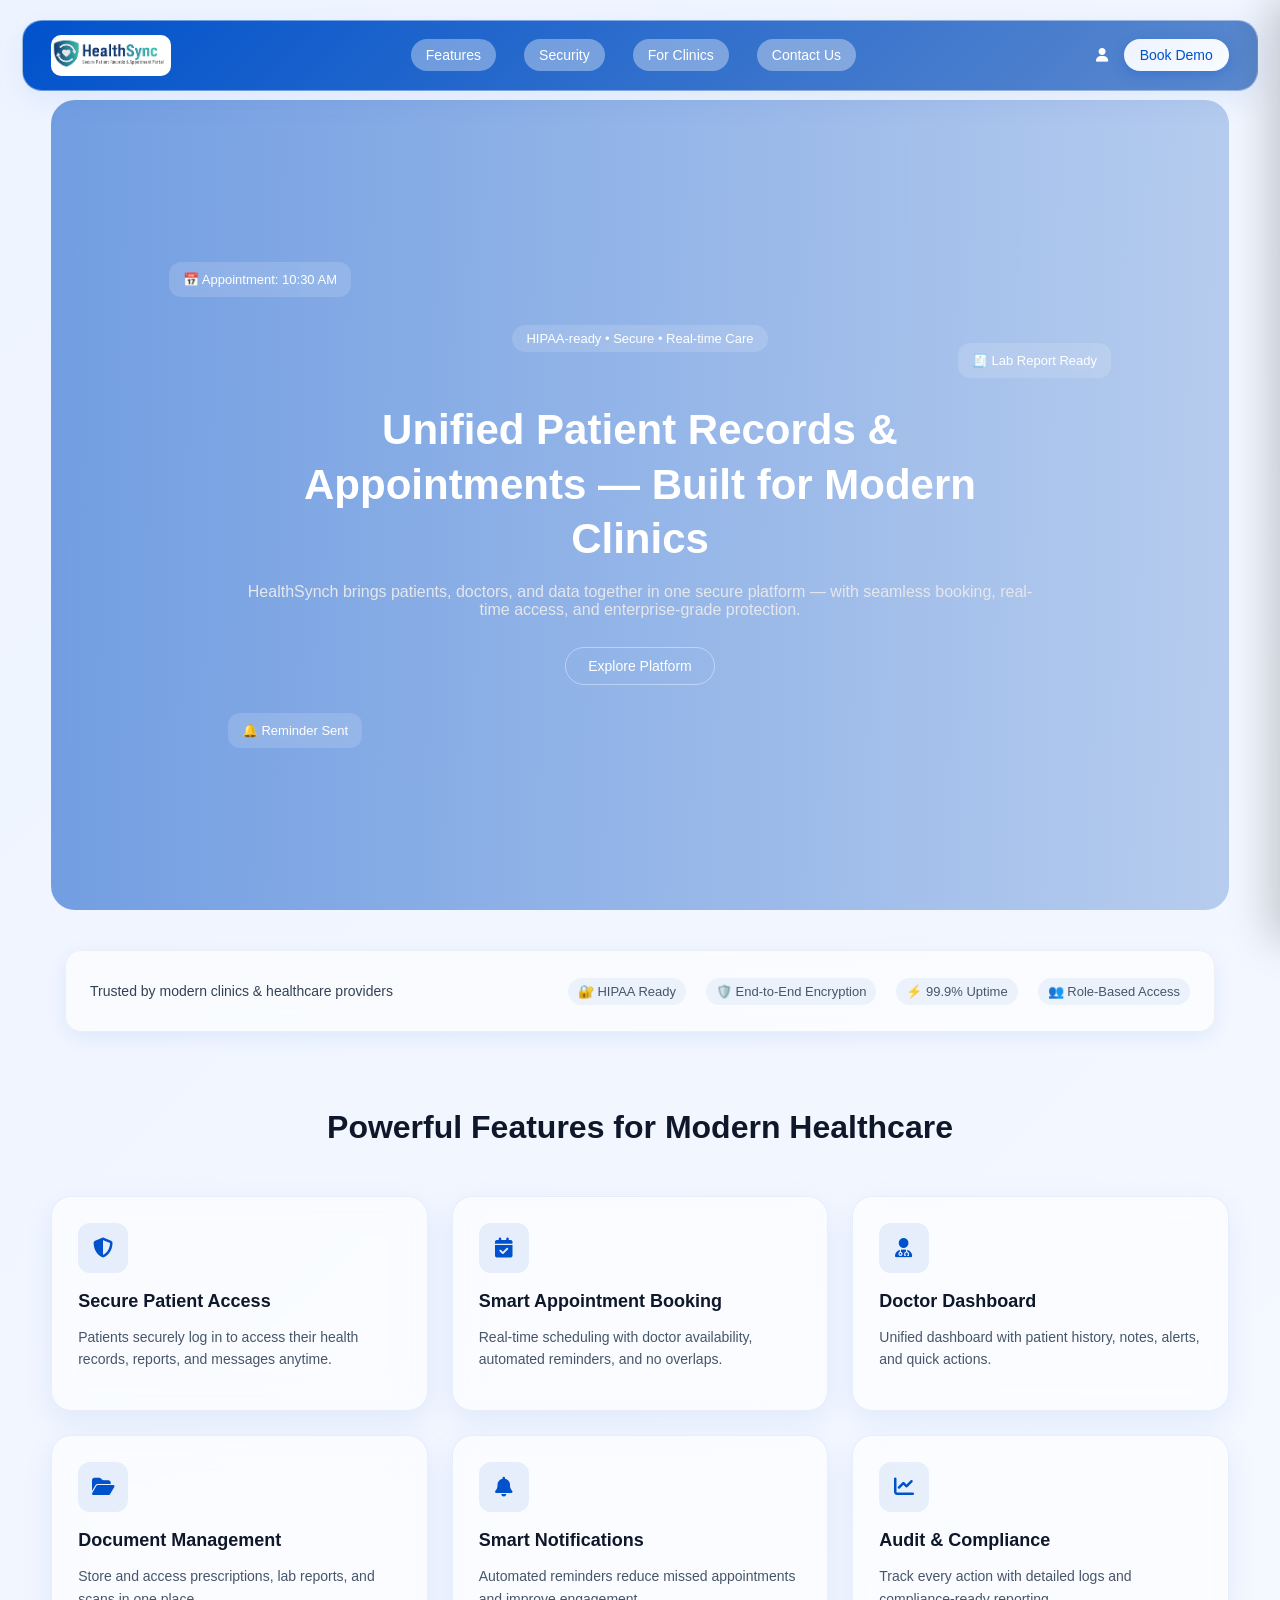
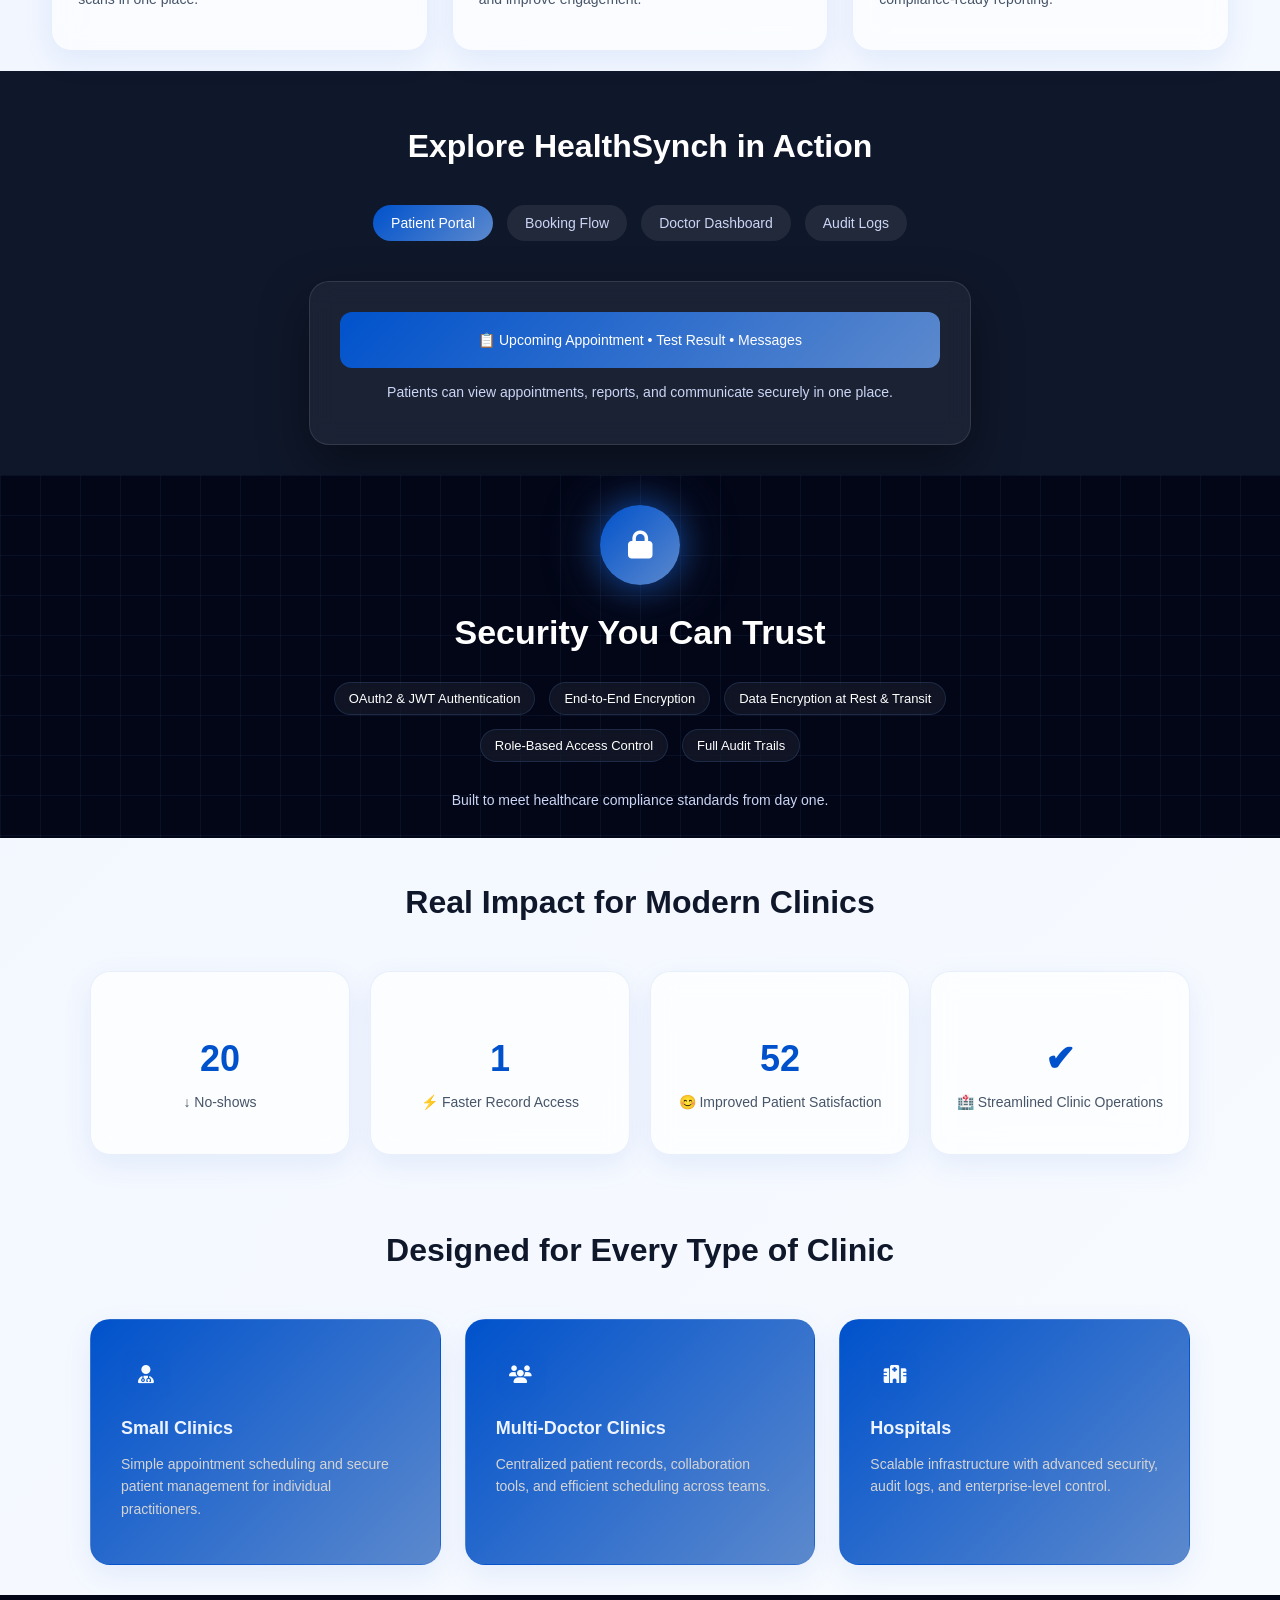
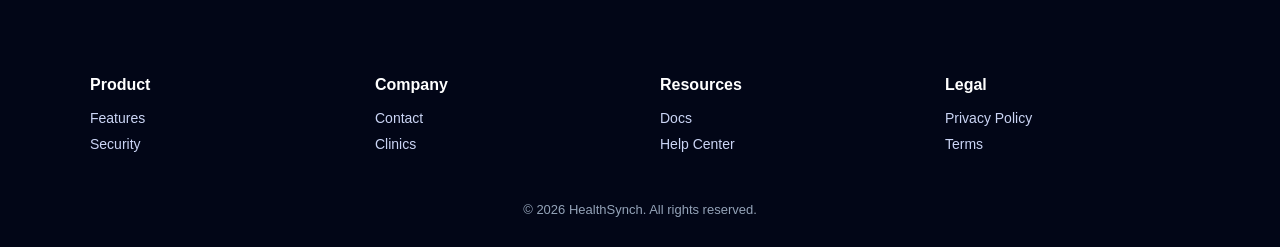
<file: index.html>
<!DOCTYPE html>
<html lang="en">

<head>
    <meta charset="UTF-8">
    <meta name="viewport" content="width=device-width, initial-scale=1.0">
    <title>HealthSynch</title>
    <link rel="stylesheet" href="style.css">
    <link rel="stylesheet" href="https://cdnjs.cloudflare.com/ajax/libs/font-awesome/6.5.0/css/all.min.css">
    <script src="https://cdnjs.cloudflare.com/ajax/libs/jquery/3.6.0/jquery.min.js"></script>
</head>

<body>
    <header class="header">
        <div class="nav-container">

            <!-- Logo -->
            <div class="logo"><a href="/"><img src="images/HealthSynch.png" alt=""></a></div>

            <!-- Nav Links -->
            <nav class="nav-links" id="navLinks">
                <a href="#features">Features</a>
                <a href="#security">Security</a>
                <a href="#clinics">For Clinics</a>
                <a href="contact.html">Contact Us</a>
            </nav>

            <!-- Right Actions -->
            <div class="nav-actions">
                <a href="login.html" class="login"><i class="fa-solid fa-user"></i></a>
                <a href="javascript:void(0)" class="btn" id="openDemo">Book Demo</a>
            </div>

            <!-- Hamburger -->
            <div class="menu-toggle" id="menuToggle">
                <span></span>
                <span></span>
                <span></span>
            </div>

        </div>
    </header>
    <section class="hero">
        <div class="hero-overlay"></div>

        <!-- Floating UI Cards -->
        <div class="floating-card card-1">📅 Appointment: 10:30 AM</div>
        <div class="floating-card card-2">🧾 Lab Report Ready</div>
        <div class="floating-card card-3">🔔 Reminder Sent</div>

        <div class="hero-content">

            <span class="tagline">
                HIPAA-ready • Secure • Real-time Care
            </span>

            <h1>
                Unified Patient Records & Appointments — Built for Modern Clinics
            </h1>

            <p>
                HealthSynch brings patients, doctors, and data together in one secure platform —
                with seamless booking, real-time access, and enterprise-grade protection.
            </p>

            <div class="hero-actions">
                <a href="login.html" class="btn-secondary">Explore Platform</a>
            </div>

        </div>
    </section>
    <section class="trust-strip">
        <div class="trust-container">

            <p class="trust-text">
                Trusted by modern clinics & healthcare providers
            </p>

            <div class="trust-items">
                <span>🔐 HIPAA Ready</span>
                <span>🛡️ End-to-End Encryption</span>
                <span>⚡ 99.9% Uptime</span>
                <span>👥 Role-Based Access</span>
            </div>

        </div>
    </section>
    <section class="features" id="features">
        <div class="features-container">

            <h2>Powerful Features for Modern Healthcare</h2>

            <div class="features-grid">

                <div class="feature-card">
                    <div class="icon"><i class="fa-solid fa-shield-halved"></i></div>
                    <h3>Secure Patient Access</h3>
                    <p>Patients securely log in to access their health records, reports, and messages anytime.</p>
                </div>

                <div class="feature-card">
                    <div class="icon"><i class="fa-solid fa-calendar-check"></i></div>
                    <h3>Smart Appointment Booking</h3>
                    <p>Real-time scheduling with doctor availability, automated reminders, and no overlaps.</p>
                </div>

                <div class="feature-card">
                    <div class="icon"><i class="fa-solid fa-user-doctor"></i></div>
                    <h3>Doctor Dashboard</h3>
                    <p>Unified dashboard with patient history, notes, alerts, and quick actions.</p>
                </div>

                <div class="feature-card">
                    <div class="icon"><i class="fa-solid fa-folder-open"></i></div>
                    <h3>Document Management</h3>
                    <p>Store and access prescriptions, lab reports, and scans in one place.</p>
                </div>

                <div class="feature-card">
                    <div class="icon"><i class="fa-solid fa-bell"></i></div>
                    <h3>Smart Notifications</h3>
                    <p>Automated reminders reduce missed appointments and improve engagement.</p>
                </div>

                <div class="feature-card">
                    <div class="icon"><i class="fa-solid fa-chart-line"></i></div>
                    <h3>Audit & Compliance</h3>
                    <p>Track every action with detailed logs and compliance-ready reporting.</p>
                </div>

            </div>

        </div>
    </section>
    <section class="product-preview">
        <div class="preview-container">

            <h2>Explore HealthSynch in Action</h2>

            <!-- Tabs -->
            <div class="tabs">
                <button class="tab active" data-tab="portal">Patient Portal</button>
                <button class="tab" data-tab="booking">Booking Flow</button>
                <button class="tab" data-tab="dashboard">Doctor Dashboard</button>
                <button class="tab" data-tab="audit">Audit Logs</button>
            </div>

            <!-- Content -->
            <div class="tab-content active" id="portal">
                <div class="preview-card">
                    <div class="mock-ui">📋 Upcoming Appointment • Test Result • Messages</div>
                    <p>Patients can view appointments, reports, and communicate securely in one place.</p>
                </div>
            </div>

            <div class="tab-content" id="booking">
                <div class="preview-card">
                    <div class="mock-ui">📅 Calendar • Doctor List • Time Slots</div>
                    <p>Seamless appointment booking with real-time availability and smart scheduling.</p>
                </div>
            </div>

            <div class="tab-content" id="dashboard">
                <div class="preview-card">
                    <div class="mock-ui">🧑‍⚕️ Patient List • Alerts • Notes</div>
                    <p>Doctors manage patients, access history, and add notes from one unified dashboard.</p>
                </div>
            </div>

            <div class="tab-content" id="audit">
                <div class="preview-card">
                    <div class="mock-ui">📊 Logs • Filters • Export</div>
                    <p>Track every action with detailed logs for compliance and transparency.</p>
                </div>
            </div>

        </div>
    </section>
    <section class="security" id="security">
        <div class="security-container">

            <!-- Glow Icon -->
            <div class="lock-icon">
                <i class="fa-solid fa-lock"></i>
            </div>

            <!-- Heading -->
            <h2>Security You Can Trust</h2>

            <!-- Points -->
            <div class="security-points">
                <span>OAuth2 & JWT Authentication</span>
                <span>End-to-End Encryption</span>
                <span>Data Encryption at Rest & Transit</span>
                <span>Role-Based Access Control</span>
                <span>Full Audit Trails</span>
            </div>

            <!-- Highlight -->
            <p class="highlight">
                Built to meet healthcare compliance standards from day one.
            </p>

        </div>
    </section>
    <section class="impact">
        <div class="impact-container">

            <h2>Real Impact for Modern Clinics</h2>

            <div class="impact-grid">

                <div class="impact-card">
                    <h3 data-target="40">0</h3>
                    <p>↓ No-shows</p>
                </div>

                <div class="impact-card">
                    <h3 data-target="2">0</h3>
                    <p>⚡ Faster Record Access</p>
                </div>

                <div class="impact-card">
                    <h3 data-target="100">0</h3>
                    <p>😊 Improved Patient Satisfaction</p>
                </div>

                <div class="impact-card">
                    <h3>✔</h3>
                    <p>🏥 Streamlined Clinic Operations</p>
                </div>

            </div>

        </div>
    </section>
    <section class="clinics" id="clinics">
        <div class="clinics-container">

            <h2>Designed for Every Type of Clinic</h2>

            <div class="clinics-grid">

                <!-- Small Clinics -->
                <div class="clinic-card">
                    <div class="icon"><i class="fa-solid fa-user-doctor"></i></div>
                    <h3>Small Clinics</h3>
                    <p>Simple appointment scheduling and secure patient management for individual practitioners.</p>
                </div>

                <!-- Multi Doctor -->
                <div class="clinic-card">
                    <div class="icon"><i class="fa-solid fa-users"></i></div>
                    <h3>Multi-Doctor Clinics</h3>
                    <p>Centralized patient records, collaboration tools, and efficient scheduling across teams.</p>
                </div>

                <!-- Hospitals -->
                <div class="clinic-card">
                    <div class="icon"><i class="fa-solid fa-hospital"></i></div>
                    <h3>Hospitals</h3>
                    <p>Scalable infrastructure with advanced security, audit logs, and enterprise-level control.</p>
                </div>

            </div>

        </div>
    </section>
    <footer class="footer">
        <div class="footer-container">

            <!-- Column 1 -->
            <div class="footer-col">
                <h4>Product</h4>
                <a href="#features">Features</a>
                <a href="#security">Security</a>
            </div>

            <!-- Column 2 -->
            <div class="footer-col">
                <h4>Company</h4>
                <a href="contact.html">Contact</a>
                <a href="#clinics">Clinics</a>
            </div>

            <!-- Column 3 -->
            <div class="footer-col">
                <h4>Resources</h4>
                <a href="contact.html">Docs</a>
                <a href="contact.html">Help Center</a>
            </div>

            <!-- Column 4 -->
            <div class="footer-col">
                <h4>Legal</h4>
                <a href="contact.html">Privacy Policy</a>
                <a href="contact.html">Terms</a>
            </div>

        </div>

        <!-- Bottom -->
        <div class="footer-bottom">
            © 2026 HealthSynch. All rights reserved.
        </div>
    </footer>

    <div class="demo-overlay" id="demoOverlay"></div>

    <!-- Side Popup -->
    <div class="demo-popup" id="demoPopup">

        <!-- Header -->
        <div class="popup-header">
            <h3>Book a Demo</h3>
            <span id="closeDemo">&times;</span>
        </div>

        <!-- Form -->
        <form class="demo-form" id="demoForm">
            <input type="text" placeholder="Full Name" required>
            <input type="email" placeholder="Email Address" required>
            <input type="text" placeholder="Clinic Name" required>

            <!-- <select required>
                <option>Select Clinic Size</option>
                <option>Small Clinic</option>
                <option>Multi-doctor Clinic</option>
                <option>Hospital</option>
            </select> -->

            <textarea placeholder="Your Message" required></textarea>

            <button type="submit">Request Demo</button>

            <div class="success-message" id="successMsg">
                ✅ Your request has been submitted successfully.
            </div>
        </form>

    </div>
    <script>
        const toggle = document.getElementById("menuToggle");
        const nav = document.getElementById("navLinks");

        toggle.addEventListener("click", () => {
            nav.classList.toggle("active");

        });
        const navLinksItems = document.querySelectorAll(".nav-links a");
        const navlink = document.getElementById("navLinks");

        // Close menu on link click
        navLinksItems.forEach(link => {
            link.addEventListener("click", () => {
                nav.classList.remove("active");
            });
        });
        document.querySelectorAll('a[href^="#"]').forEach(anchor => {
            anchor.addEventListener("click", function (e) {
                e.preventDefault();

                const target = document.querySelector(this.getAttribute("href"));
                const offset = 100; // header height

                const bodyRect = document.body.getBoundingClientRect().top;
                const elementRect = target.getBoundingClientRect().top;
                const elementPosition = elementRect - bodyRect;
                const offsetPosition = elementPosition - offset;

                window.scrollTo({
                    top: offsetPosition,
                    behavior: "smooth"
                });
            });
        });

        const tabs = document.querySelectorAll(".tab");
        const contents = document.querySelectorAll(".tab-content");

        tabs.forEach(tab => {
            tab.addEventListener("click", () => {

                tabs.forEach(t => t.classList.remove("active"));
                contents.forEach(c => c.classList.remove("active"));

                tab.classList.add("active");
                document.getElementById(tab.dataset.tab).classList.add("active");
            });
        });

        const counters = document.querySelectorAll(".impact-card h3[data-target]");

        const animateCount = (el) => {
            const target = +el.getAttribute("data-target");
            let count = 0;
            const speed = target / 50;

            const update = () => {
                count += speed;
                if (count < target) {
                    el.innerText = Math.floor(count);
                    requestAnimationFrame(update);
                } else {
                    el.innerText = target;
                }
            };

            update();
        };

        const observer = new IntersectionObserver(entries => {
            entries.forEach(entry => {
                if (entry.isIntersecting) {
                    animateCount(entry.target);
                    observer.unobserve(entry.target);
                }
            });
        });

        counters.forEach(counter => observer.observe(counter));

        const openBtn = document.getElementById("openDemo");
        const closeBtn = document.getElementById("closeDemo");
        const popup = document.getElementById("demoPopup");
        const overlay = document.getElementById("demoOverlay");

        openBtn.addEventListener("click", (e) => {
            e.preventDefault();
            popup.classList.add("active");
            overlay.classList.add("active");
        });

        const closePopup = () => {
            popup.classList.remove("active");
            overlay.classList.remove("active");
        };

        closeBtn.addEventListener("click", closePopup);
        overlay.addEventListener("click", closePopup);

        const form = document.getElementById("demoForm");
        const successMsg = document.getElementById("successMsg");

        form.addEventListener("submit", function (e) {
            // alert('jsduhucid')
            e.preventDefault();

            // Show success message
            successMsg.classList.add("active");

            // Reset form
            form.reset();

            // Optional: auto close popup after 2 sec
            setTimeout(() => {
                successMsg.classList.remove("active");
                document.getElementById("demoPopup").classList.remove("active");
                document.getElementById("demoOverlay").classList.remove("active");
            }, 5000);
        });
    </script>
</body>

</html>
</file>
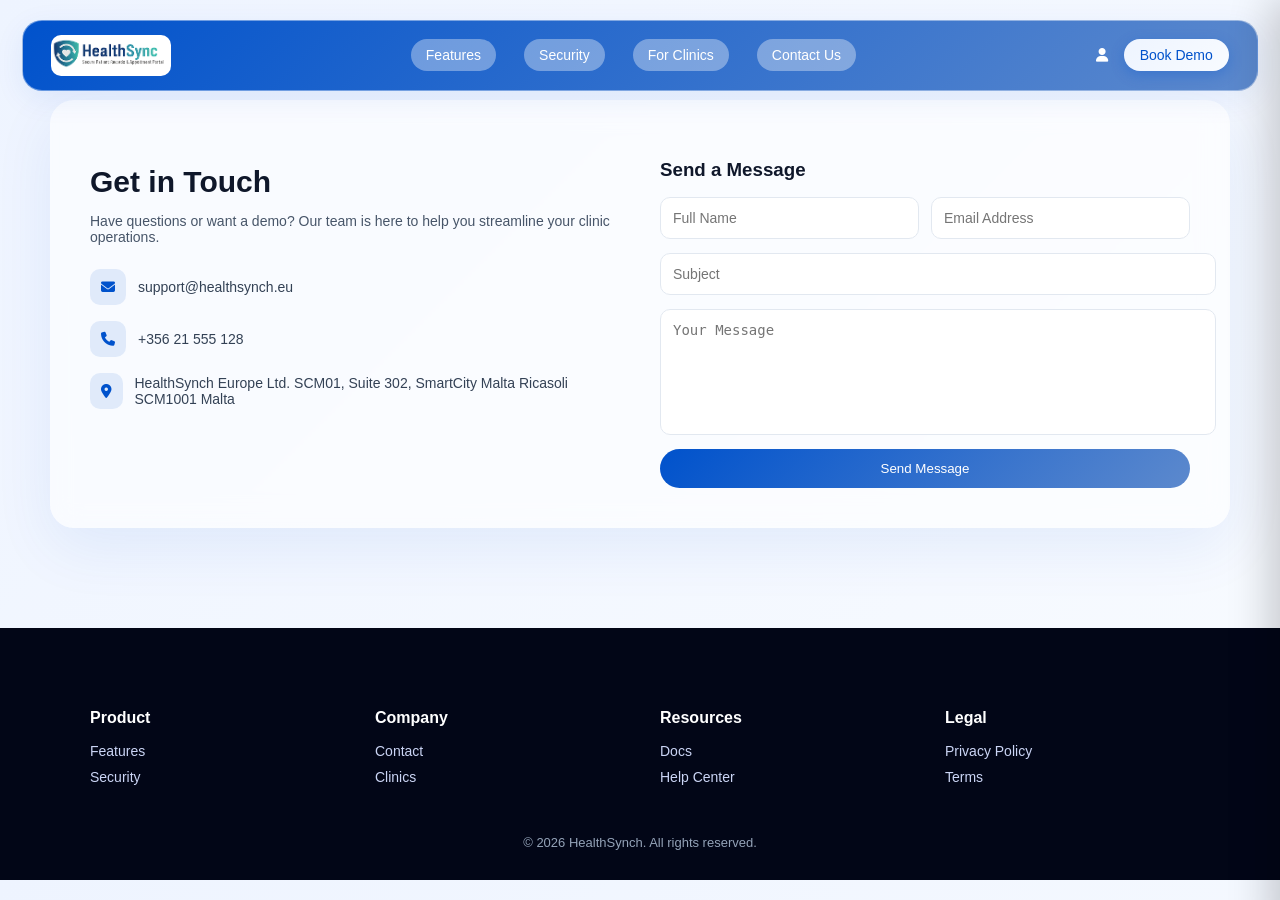
<file: contact.html>
<!DOCTYPE html>
<html lang="en">

<head>
    <meta charset="UTF-8">
    <meta name="viewport" content="width=device-width, initial-scale=1.0">
    <title>Contact</title>
    <link rel="stylesheet" href="style.css">
    <link rel="shortcut icon" href="images/HealthSynch.png" type="image/x-icon">
    <link rel="stylesheet" href="https://cdnjs.cloudflare.com/ajax/libs/font-awesome/6.5.0/css/all.min.css">
    <script src="https://cdnjs.cloudflare.com/ajax/libs/jquery/3.6.0/jquery.min.js"></script>
</head>

<body>
    <header class="header">
        <div class="nav-container">

            <!-- Logo -->
            <div class="logo"><a href="/"><img src="images/HealthSynch.png" alt=""></a></div>

            <!-- Nav Links -->
            <nav class="nav-links" id="navLinks">
                <a href="/#features">Features</a>
                <a href="/#security">Security</a>
                <a href="/#clinics">For Clinics</a>
                <a href="contact.html">Contact Us</a>
            </nav>

            <!-- Right Actions -->
            <div class="nav-actions">
                <a href="login.html" class="login"><i class="fa-solid fa-user"></i></a>
                <a href="javascript:void(0)" class="btn" id="openDemo">Book Demo</a>
            </div>

            <!-- Hamburger -->
            <div class="menu-toggle" id="menuToggle">
                <span></span>
                <span></span>
                <span></span>
            </div>

        </div>
    </header>
    <section class="contact">
        <div class="contact-container">

            <!-- LEFT INFO -->
            <div class="contact-info">
                <h2>Get in Touch</h2>
                <p>
                    Have questions or want a demo? Our team is here to help you streamline your clinic operations.
                </p>

                <div class="info-item">
                    <i class="fa-solid fa-envelope"></i>
                    <span>support@healthsynch.eu</span>
                </div>

                <div class="info-item">
                    <i class="fa-solid fa-phone"></i>
                    <span>+356 21 555 128</span>
                </div>

                <div class="info-item">
                    <i class="fa-solid fa-location-dot"></i>
                    <span>HealthSynch Europe Ltd.
                        SCM01, Suite 302, SmartCity Malta
                        Ricasoli SCM1001
                        Malta</span>
                </div>
            </div>

            <!-- RIGHT FORM -->
            <div class="contact-form">
                <h3>Send a Message</h3>

                <form id="contactForm">
                    <div class="form-row">
                        <input type="text" placeholder="Full Name" required>
                        <input type="email" placeholder="Email Address" required>
                    </div>

                    <input type="text" placeholder="Subject" required>

                    <textarea placeholder="Your Message" required></textarea>

                    <button type="submit">Send Message</button>

                    <!-- Success Message -->
                    <div class="success-message" id="contactSuccess">
                        ✅ Thank you for contacting us. We will get back to you shortly.
                    </div>
                </form>
            </div>

        </div>
    </section>
    <footer class="footer">
        <div class="footer-container">

            <!-- Column 1 -->
            <div class="footer-col">
                <h4>Product</h4>
                <a href="/#features">Features</a>
                <a href="/#security">Security</a>
            </div>

            <!-- Column 2 -->
            <div class="footer-col">
                <h4>Company</h4>
                <a href="contact.html">Contact</a>
                <a href="/#clinics">Clinics</a>
            </div>

            <!-- Column 3 -->
            <div class="footer-col">
                <h4>Resources</h4>
                <a href="contact.html">Docs</a>
                <a href="contact.html">Help Center</a>
            </div>

            <!-- Column 4 -->
            <div class="footer-col">
                <h4>Legal</h4>
                <a href="contact.html">Privacy Policy</a>
                <a href="contact.html">Terms</a>
            </div>

        </div>

        <!-- Bottom -->
        <div class="footer-bottom">
            © 2026 HealthSynch. All rights reserved.
        </div>
    </footer>
    <div class="demo-overlay" id="demoOverlay"></div>

    <!-- Side Popup -->
    <div class="demo-popup" id="demoPopup">

        <!-- Header -->
        <div class="popup-header">
            <h3>Book a Demo</h3>
            <span id="closeDemo">&times;</span>
        </div>

        <!-- Form -->
        <form class="demo-form" id="demoForm">
            <input type="text" placeholder="Full Name" required>
            <input type="email" placeholder="Email Address" required>
            <input type="text" placeholder="Clinic Name" required>

            <!-- <select required>
                <option>Select Clinic Size</option>
                <option>Small Clinic</option>
                <option>Multi-doctor Clinic</option>
                <option>Hospital</option>
            </select> -->

            <textarea placeholder="Your Message" required></textarea>

            <button type="submit">Request Demo</button>

            <div class="success-message" id="successMsg">
                ✅ Your request has been submitted successfully.
            </div>
        </form>

    </div>
    <script>
        document.addEventListener("DOMContentLoaded", function () {
            const toggle = document.getElementById("menuToggle");
            const nav = document.getElementById("navLinks");

            toggle.addEventListener("click", () => {
                nav.classList.toggle("active");
                // overlay.classList.remove("active");
            });
            const navLinksItems = document.querySelectorAll(".nav-links a");
            const navlink = document.getElementById("navLinks");

            // Close menu on link click
            navLinksItems.forEach(link => {
                link.addEventListener("click", () => {
                    navlink.classList.remove("active");
                });
            });
            const openBtn = document.getElementById("openDemo");
            const closeBtn = document.getElementById("closeDemo");
            const popup = document.getElementById("demoPopup");
            const overlay = document.getElementById("demoOverlay");

            openBtn.addEventListener("click", (e) => {
                e.preventDefault();
                popup.classList.add("active");
                overlay.classList.add("active");
            });

            const closePopup = () => {
                popup.classList.remove("active");
                overlay.classList.remove("active");
            };

            closeBtn.addEventListener("click", closePopup);
            overlay.addEventListener("click", closePopup);

            const form = document.getElementById("demoForm");
            const successMsg = document.getElementById("successMsg");

            form.addEventListener("submit", function (e) {
                // alert('jsduhucid')
                e.preventDefault();

                // Show success message
                successMsg.classList.add("active");

                // Reset form
                form.reset();

                // Optional: auto close popup after 2 sec
                setTimeout(() => {
                    successMsg.classList.remove("active");
                    document.getElementById("demoPopup").classList.remove("active");
                    document.getElementById("demoOverlay").classList.remove("active");
                }, 5000);
            });

            const contactform = document.getElementById("contactForm");
            const contactmsg = document.getElementById("contactSuccess");

            if (contactform) {
                contactform.addEventListener("submit", function (e) {
                    e.preventDefault();

                    console.log("Contact form submitted ✅");

                    // show success
                    contactmsg.classList.add("active");

                    // reset form
                    contactform.reset();

                    // hide after 3 sec
                    setTimeout(() => {
                        contactmsg.classList.remove("active");
                    }, 3000);
                });
            }
        });

    </script>
</body>

</html>
</file>
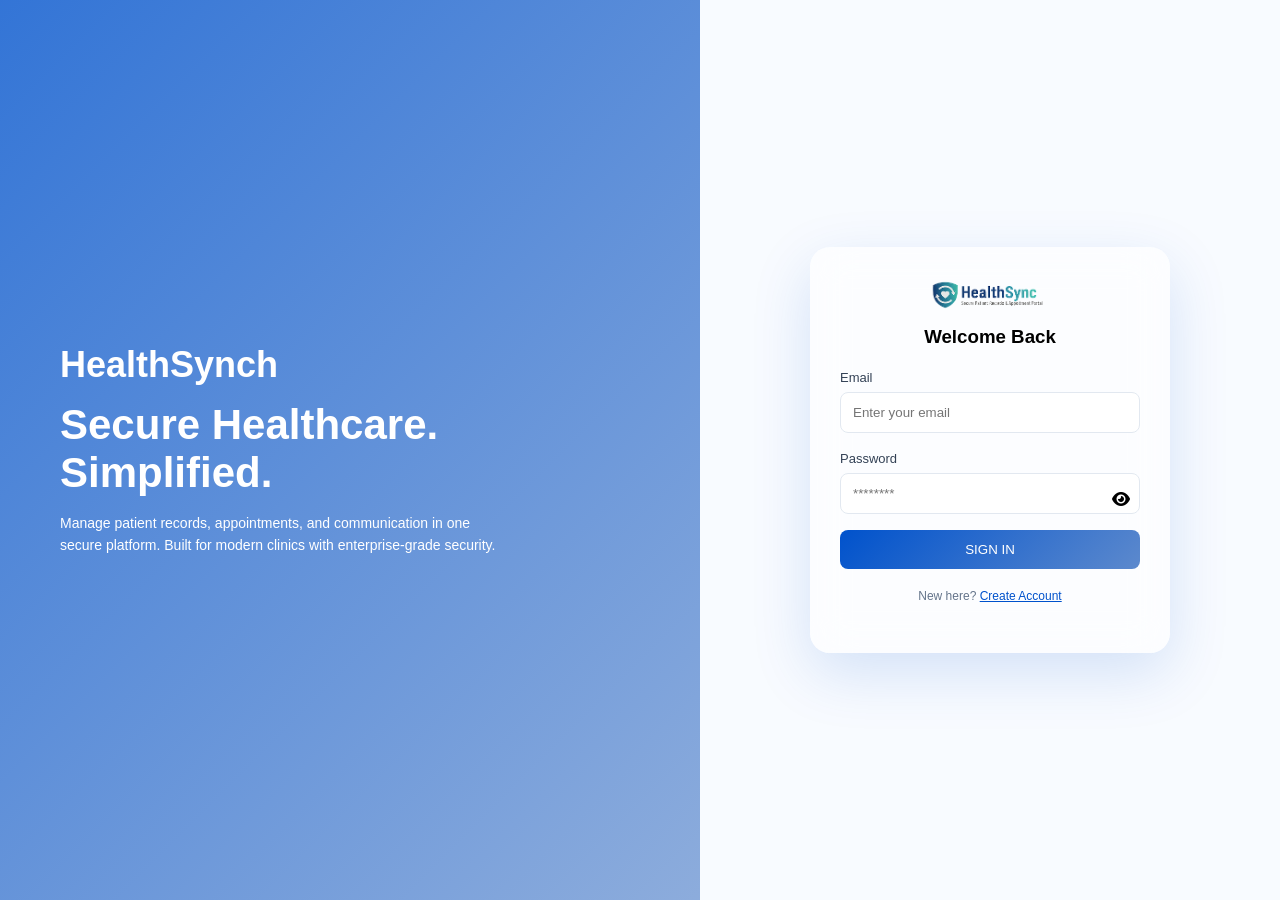
<file: login.html>
<!DOCTYPE html>
<html lang="en">

<head>
    <meta charset="UTF-8">
    <meta name="viewport" content="width=device-width, initial-scale=1.0">
    <title>HealthSynch Login</title>

    <!-- CSS -->
    <link rel="stylesheet" href="login.css">

    <!-- Font Awesome -->
    <link rel="stylesheet" href="https://cdnjs.cloudflare.com/ajax/libs/font-awesome/6.5.0/css/all.min.css">
</head>

<body>

    <!-- LEFT SIDE -->
    <div class="left">
        <div class="left-content">
            <h1>HealthSynch</h1>
            <h2>Secure Healthcare. Simplified.</h2>
            <p>
                Manage patient records, appointments, and communication in one secure platform.
                Built for modern clinics with enterprise-grade security.
            </p>
        </div>
    </div>

    <!-- RIGHT SIDE -->
    <div class="right">
        <div class="login-card">

            <div class="logo"><a href="/"><img src="images/HealthSynch.png" alt="" style="width: 120px;"></a></div>
            <h3>Welcome Back</h3>

            <form id="loginForm">

                <label>Email</label>
                <input type="email" id="email" placeholder="Enter your email" required>

                <label>Password</label>
                <div class="password-field">
                    <input type="password" id="password" placeholder="********" required>
                    <i class="fa-solid fa-eye" id="togglePassword"></i>
                </div>

                <button type="submit">SIGN IN</button>

                

                <div class="divider">
                    New here? <a href="signup.html">Create Account</a>
                </div>

                <div class="error" id="errorMsg">
                    ❌ Invalid credentials
                </div>

            </form>

        </div>
    </div>

    <!-- JS -->
    <script>
        document.addEventListener("DOMContentLoaded", function () {

            const form = document.getElementById("loginForm");
            const email = document.getElementById("email");
            const password = document.getElementById("password");
            const error = document.getElementById("errorMsg");
            const toggle = document.getElementById("togglePassword");

            // Show/Hide password
            toggle.addEventListener("click", () => {
                if (password.type === "password") {
                    password.type = "text";
                    toggle.classList.replace("fa-eye", "fa-eye-slash");
                } else {
                    password.type = "password";
                    toggle.classList.replace("fa-eye-slash", "fa-eye");
                }
            });

            // Login logic
            form.addEventListener("submit", function (e) {
                e.preventDefault();

                const validEmail = "admin@healthsynch.com";
                const validPass = "123456";

                error.classList.remove("active");

                if (email.value !== validEmail || password.value !== validPass) {
                    error.classList.add("active");
                    return;
                }

                alert("Login Successful 🚀");
                form.reset();
            });

        });
    </script>

</body>

</html>
</file>
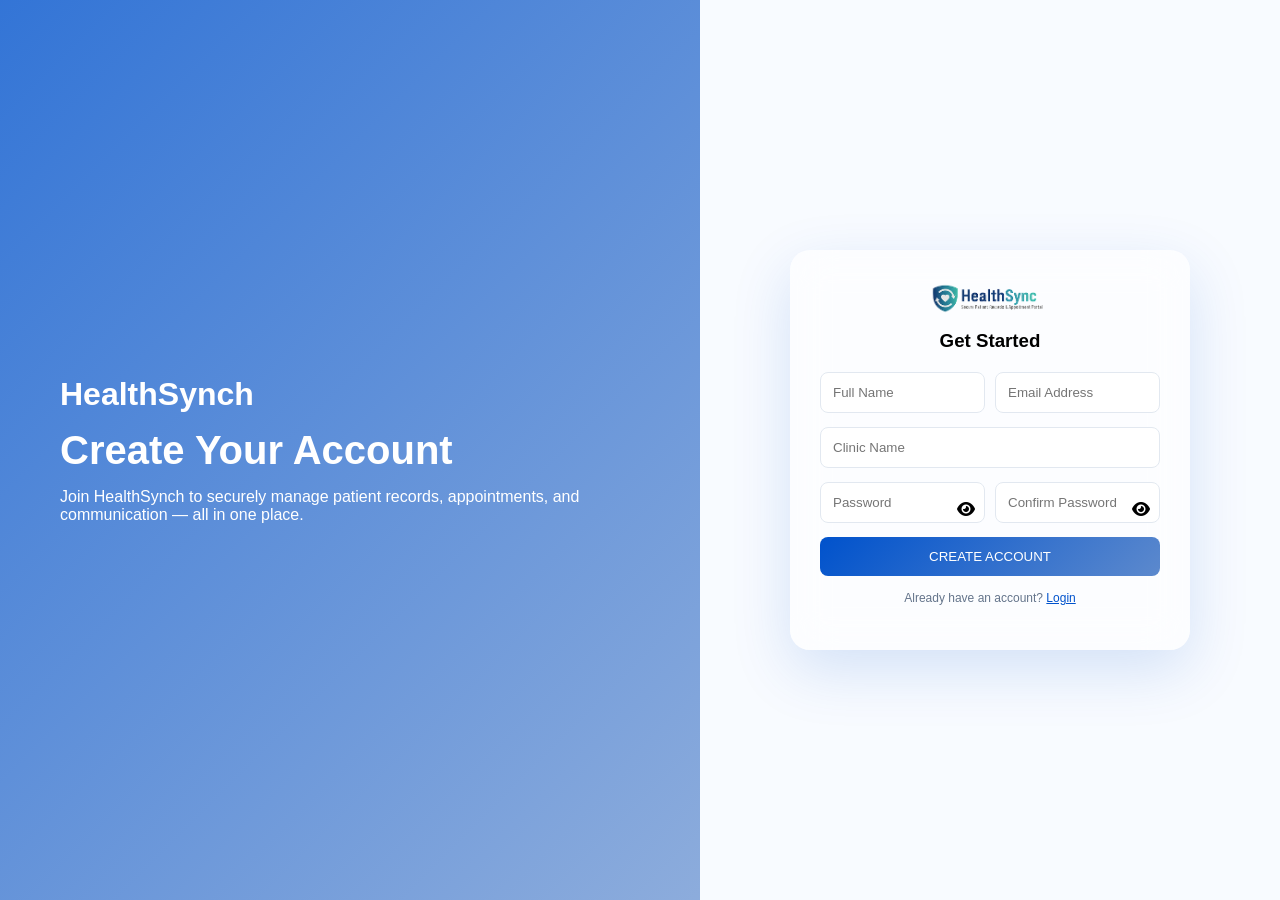
<file: signup.html>
<!DOCTYPE html>
<html lang="en">

<head>
    <meta charset="UTF-8">
    <meta name="viewport" content="width=device-width, initial-scale=1.0">
    <title>HealthSynch Sign Up</title>

    <link rel="stylesheet" href="signup.css">
    <link rel="stylesheet" href="https://cdnjs.cloudflare.com/ajax/libs/font-awesome/6.5.0/css/all.min.css">
</head>

<body>

    <!-- LEFT -->
    <div class="left">
        <div class="left-content">
            <h1>HealthSynch</h1>
            <h2>Create Your Account</h2>
            <p>
                Join HealthSynch to securely manage patient records, appointments, and communication — all in one place.
            </p>
        </div>
    </div>

    <!-- RIGHT -->
    <div class="right">
        <div class="signup-card">

            <div class="logo"><a href="/"><img src="images/HealthSynch.png" alt="" style="width: 120px;"></a></div>
            <h3>Get Started</h3>

            <form id="signupForm">

                <div class="form-row">
                    <input type="text" id="name" placeholder="Full Name" required>
                    <input type="email" id="email" placeholder="Email Address" required>
                </div>

                <input type="text" id="clinic" placeholder="Clinic Name" required>

                <div class="form-row">
                    <div class="password-field">
                        <input type="password" id="password" placeholder="Password" required>
                        <i class="fa-solid fa-eye toggle"></i>
                    </div>

                    <div class="password-field">
                        <input type="password" id="confirmPassword" placeholder="Confirm Password" required>
                        <i class="fa-solid fa-eye toggle"></i>
                    </div>
                </div>

                <button type="submit">CREATE ACCOUNT</button>

    

                <div class="divider">
                    Already have an account? <a href="login.html">Login</a>
                </div>

                <!-- ERROR -->
                <div class="error" id="errorMsg"></div>

                <!-- SUCCESS -->
                <div class="success" id="successMsg">
                    ✅ Account created successfully!
                </div>

            </form>

        </div>
    </div>

    <script>
        document.addEventListener("DOMContentLoaded", function () {

            const form = document.getElementById("signupForm");
            const password = document.getElementById("password");
            const confirmPassword = document.getElementById("confirmPassword");
            const error = document.getElementById("errorMsg");
            const success = document.getElementById("successMsg");

            const toggles = document.querySelectorAll(".toggle");

            // Toggle password
            toggles.forEach(icon => {
                icon.addEventListener("click", () => {
                    const input = icon.previousElementSibling;

                    if (input.type === "password") {
                        input.type = "text";
                        icon.classList.replace("fa-eye", "fa-eye-slash");
                    } else {
                        input.type = "password";
                        icon.classList.replace("fa-eye-slash", "fa-eye");
                    }
                });
            });

            form.addEventListener("submit", function (e) {
                e.preventDefault();

                error.classList.remove("active");
                success.classList.remove("active");

                if (password.value !== confirmPassword.value) {
                    error.innerText = "❌ Passwords do not match";
                    error.classList.add("active");
                    return;
                }

                if (password.value.length < 6) {
                    error.innerText = "❌ Password must be at least 6 characters";
                    error.classList.add("active");
                    return;
                }

                success.classList.add("active");
                form.reset();
            });

        });
    </script>

</body>

</html>
</file>
<file: style.css>
:root {
    --primary: #0052CC;
    --secondary: #5C89CD;
}

/* RESET */
body {
    margin: 0;
    font-family: 'Inter', sans-serif;
    background: linear-gradient(135deg, #eef4ff, #f8fbff);

}

/* HEADER */
.header {
    position: fixed;
    top: 20px;
    width: 100%;
    display: flex;
    justify-content: center;
    z-index: 10;

}

/* GLASS CONTAINER */
.nav-container {
    width: 92%;
    max-width: 1200px;
    padding: 14px 28px;
    display: flex;
    align-items: center;
    justify-content: space-between;
    border-radius: 20px;
    /* background: rgba(255, 255, 255, 0.6); */
    background: linear-gradient(135deg, var(--primary), var(--secondary));
    backdrop-filter: blur(14px);
    -webkit-backdrop-filter: blur(14px);
    border: 1px solid rgba(255, 255, 255, 0.4);
    box-shadow: 0 8px 30px rgba(0, 82, 204, 0.08);
}

/* LOGO */
.nav-container .logo {
    font-size: 20px;
    font-weight: 600;
    background: #ffffff;
    border-radius: 10px;
    /* color: var(--primary); */
    /* width: 200px; */
}

.logo img {
    width: 120px;
}

/* NAV LINKS */
.nav-links {
    display: flex;
    gap: 28px;
}

.nav-links a {
    text-decoration: none;
    color: #ffffff;
    font-size: 14px;
    position: relative;
    transition: 0.3s;
    background: #ffffff5b;

    padding: 8px 15px;
    border-radius: 20px;
}

/* Hover underline animation */
.nav-links a:hover {
    background: var(--primary);
    color: #ffffff;
}


/* RIGHT SIDE */
.nav-actions {
    display: flex;
    align-items: center;
    gap: 16px;
}

.login {
    text-decoration: none;
    color: #ffffff;
    font-size: 14px;
}

/* BUTTON */
.nav-actions .btn {
    padding: 8px 16px;
    border-radius: 999px;
    text-decoration: none;
    font-size: 14px;
    color: var(--primary);
    background: linear-gradient(135deg, #eef4ff, #f8fbff);
    box-shadow: 0 4px 14px rgba(0, 82, 204, 0.3);

    transition: 0.3s;
}

.btn:hover {
    transform: translateY(-2px);
    box-shadow: 0 6px 18px rgba(0, 82, 204, 0.4);
}

/* HAMBURGER */
.menu-toggle {
    display: none;
    flex-direction: column;
    gap: 5px;
    cursor: pointer;
}

.menu-toggle span {
    width: 22px;
    height: 2px;
    background: var(--primary);
    transition: 0.3s;
}

/* ================= RESPONSIVE ================= */

@media (max-width: 900px) {

    .nav-links {
        position: absolute;
        top: 80px;
        left: 50%;
        transform: translateX(-50%) scale(0.95);
        width: 90%;

        flex-direction: column;
        align-items: center;
        gap: 20px;

        padding: 20px;

        border-radius: 16px;
        background: var(--secondary);
        backdrop-filter: blur(12px);

        opacity: 0;
        pointer-events: none;
        transition: 0.3s;
    }

    .nav-links.active {
        opacity: 1;
        transform: translateX(-50%) scale(1);
        pointer-events: auto;
    }

    .nav-actions {
        display: none;
    }

    .menu-toggle {
        display: flex;
    }
}

.hero {
    position: relative;
    height: 90vh;
    margin: 100px auto 40px;
    width: 92%;
    max-width: 1300px;
    border-radius: 24px;
    overflow: hidden;
    background: url("https://images.unsplash.com/photo-1581595219315-a187dd40c322?q=80&w=1600") center/cover no-repeat;
    display: flex;
    align-items: center;
    justify-content: center;
}

/* DARK OVERLAY */
.hero-overlay {
    position: absolute;
    inset: 0;
    background: linear-gradient(to right, rgba(29, 99, 205, 0.598), rgb(66 122 205 / 34%))
}

/* CONTENT */
.hero-content {
    position: relative;
    text-align: center;
    color: white;
    max-width: 800px;
    padding: 20px;
}

/* TAGLINE */
.tagline {
    display: inline-block;
    margin-bottom: 16px;
    padding: 6px 14px;
    border-radius: 999px;
    font-size: 13px;

    background: rgba(255, 255, 255, 0.15);
    backdrop-filter: blur(8px);
}

/* HEADING */
.hero h1 {
    font-size: 42px;
    font-weight: 700;
    line-height: 1.3;
    margin-bottom: 16px;
}

/* TEXT */
.hero p {
    font-size: 16px;
    color: #e5e7eb;
    margin-bottom: 28px;
}

/* BUTTONS */
.hero-actions {
    display: flex;
    justify-content: center;
    gap: 14px;
}

.btn-primary {
    padding: 10px 22px;
    border-radius: 999px;
    background: linear-gradient(135deg, var(--primary), var(--secondary));
    color: white;
    text-decoration: none;
    font-size: 14px;
    transition: 0.3s;
}

.btn-primary:hover {
    transform: translateY(-2px);
}

.btn-secondary {
    padding: 10px 22px;
    border-radius: 999px;
    border: 1px solid rgba(255, 255, 255, 0.4);
    color: white;
    text-decoration: none;
    font-size: 14px;
}

/* FLOATING CARDS */
.floating-card {
    position: absolute;
    padding: 10px 14px;
    border-radius: 12px;
    font-size: 13px;
    color: white;

    background: rgba(255, 255, 255, 0.15);
    backdrop-filter: blur(10px);

    animation: float 6s ease-in-out infinite;
}

.card-1 {
    top: 20%;
    left: 10%;
}

.card-2 {
    top: 30%;
    right: 10%;
    animation-delay: 2s;
}

.card-3 {
    bottom: 20%;
    left: 15%;
    animation-delay: 4s;
}

@keyframes float {

    0%,
    100% {
        transform: translateY(0);
    }

    50% {
        transform: translateY(-12px);
    }
}

/* CONTACT STRIP */
.contact-strip {
    width: 92%;
    max-width: 1300px;
    margin: auto;
    margin-top: 20px;

    padding: 18px 24px;
    border-radius: 16px;

    display: flex;
    justify-content: space-between;
    align-items: center;

    background: linear-gradient(135deg, var(--primary), var(--secondary));
    color: white;
}

.contact-strip a {
    text-decoration: none;
    color: white;
    font-weight: 500;
    border-bottom: 1px solid white;
}

/* RESPONSIVE */
@media (max-width: 768px) {
    .hero {
        height: auto;
        padding: 80px 20px;
    }

    .hero h1 {
        font-size: 28px;
    }

    .hero-actions {
        flex-direction: column;
    }

    .floating-card {
        display: none;
    }

    .contact-strip {
        flex-direction: column;
        gap: 10px;
        text-align: center;
    }
}

/* TRUST STRIP */
.trust-strip {
    width: 100%;
    display: flex;
    justify-content: center;
    margin: 30px 0;
}

/* CONTAINER */
.trust-container {
    width: 92%;
    max-width: 1100px;
    padding: 18px 24px;

    border-radius: 16px;

    display: flex;
    align-items: center;
    justify-content: space-between;
    flex-wrap: wrap;

    background: rgba(255, 255, 255, 0.6);
    backdrop-filter: blur(12px);

    border: 1px solid rgba(0, 0, 0, 0.05);
    box-shadow: 0 6px 20px rgba(0, 82, 204, 0.08);
}

/* TEXT */
.trust-text {
    font-size: 14px;
    color: #334155;
    font-weight: 500;
}

/* ITEMS */
.trust-items {
    display: flex;
    gap: 20px;
    flex-wrap: wrap;
}

.trust-items span {
    font-size: 13px;
    color: #475569;
    display: flex;
    align-items: center;
    gap: 6px;

    padding: 6px 10px;
    border-radius: 999px;

    background: rgba(0, 82, 204, 0.06);
}

/* RESPONSIVE */
@media (max-width: 768px) {
    .trust-container {
        flex-direction: column;
        gap: 12px;
        text-align: center;
    }

    .trust-items {
        justify-content: center;
    }
}

/* SECTION */
.features {
    padding: 20px 0;
    display: flex;
    justify-content: center;
}

/* CONTAINER */
.features-container {
    width: 92%;
    max-width: 1200px;
    text-align: center;
}

/* HEADING */
.features h2 {
    font-size: 32px;
    margin-bottom: 50px;
    color: #0f172a;
}

/* GRID */
.features-grid {
    display: grid;
    grid-template-columns: repeat(3, 1fr);
    gap: 24px;
}

/* CARD */
.feature-card {
    padding: 26px;
    border-radius: 20px;
    text-align: left;

    background: rgba(255, 255, 255, 0.6);
    backdrop-filter: blur(14px);

    border: 1px solid rgba(0, 82, 204, 0.08);
    box-shadow: 0 10px 30px rgba(0, 82, 204, 0.08);

    transition: all 0.35s ease;
    position: relative;
    overflow: hidden;
}

/* ICON */
.feature-card .icon {
    font-size: 24px;
    margin-bottom: 14px;
}

/* TITLE */
.feature-card h3 {
    font-size: 18px;
    margin-bottom: 10px;
    color: #0f172a;
}

/* TEXT */
.feature-card p {
    font-size: 14px;
    color: #475569;
    line-height: 1.6;
}

/* HOVER EFFECT */
.feature-card:hover {
    transform: translateY(-8px) scale(1.02);
    box-shadow: 0 20px 50px rgba(0, 82, 204, 0.15);
    border-color: rgba(0, 82, 204, 0.2);
}

/* SUBTLE GLOW */
.feature-card::before {
    content: "";
    position: absolute;
    inset: 0;
    background: linear-gradient(120deg, transparent, rgba(92, 137, 205, 0.15), transparent);
    opacity: 0;
    transition: 0.4s;
}

.feature-card:hover::before {
    opacity: 1;
}

/* RESPONSIVE */
@media (max-width: 992px) {
    .features-grid {
        grid-template-columns: repeat(2, 1fr);
    }
}

@media (max-width: 600px) {
    .features-grid {
        grid-template-columns: 1fr;
    }

    .features h2 {
        font-size: 24px;
    }
}

/* ICON STYLING */
.feature-card .icon {
    width: 50px;
    height: 50px;
    border-radius: 12px;

    display: flex;
    align-items: center;
    justify-content: center;

    font-size: 20px;
    color: #0052CC;

    background: rgba(0, 82, 204, 0.08);
    margin-bottom: 16px;

    transition: 0.3s;
}

/* HOVER EFFECT */
.feature-card:hover .icon {
    background: linear-gradient(135deg, #0052CC, #5C89CD);
    color: white;
    transform: scale(1.1);
}

/* SECTION */
.product-preview {
    padding: 30px 0;
    background: #0f172a;
    color: white;
    display: flex;
    justify-content: center;
}

/* CONTAINER */
.preview-container {
    width: 92%;
    max-width: 1100px;
    text-align: center;
}

/* HEADING */
.product-preview h2 {
    font-size: 32px;
    margin-bottom: 40px;
}

/* TABS */
.tabs {
    display: flex;
    justify-content: center;
    gap: 14px;
    margin-bottom: 40px;
    flex-wrap: wrap;
}

.tab {
    padding: 10px 18px;
    border-radius: 999px;
    border: none;
    cursor: pointer;

    background: rgba(255, 255, 255, 0.08);
    color: #cbd5f5;
    font-size: 14px;

    transition: 0.3s;
}

.tab.active {
    background: linear-gradient(135deg, #0052CC, #5C89CD);
    color: white;
}

/* CONTENT */
.tab-content {
    display: none;
}

.tab-content.active {
    display: block;
}

/* PREVIEW CARD */
.preview-card {
    margin: auto;
    max-width: 600px;
    padding: 30px;
    border-radius: 20px;

    background: rgba(255, 255, 255, 0.05);
    backdrop-filter: blur(12px);

    border: 1px solid rgba(255, 255, 255, 0.1);
    box-shadow: 0 20px 50px rgba(0, 0, 0, 0.4);
}

/* MOCK UI */
.mock-ui {
    padding: 20px;
    border-radius: 12px;
    margin-bottom: 16px;

    background: linear-gradient(135deg, #0052CC, #5C89CD);
    font-size: 14px;
}

/* TEXT */
.preview-card p {
    font-size: 14px;
    color: #cbd5f5;
}

/* RESPONSIVE */
@media (max-width: 600px) {
    .product-preview h2 {
        font-size: 24px;
    }
}

/* SECTION */
.security {
    position: relative;
    padding: 30px 20px;
    background: #020617;
    color: white;
    overflow: hidden;
    display: flex;
    justify-content: center;
}

/* ANIMATED GRID BACKGROUND */
.security::before {
    content: "";
    position: absolute;
    inset: 0;
    background-image: linear-gradient(rgba(92, 137, 205, 0.08) 1px, transparent 1px),
        linear-gradient(90deg, rgba(92, 137, 205, 0.08) 1px, transparent 1px);
    background-size: 40px 40px;
    animation: moveGrid 20s linear infinite;
}

@keyframes moveGrid {
    from {
        transform: translateY(0);
    }

    to {
        transform: translateY(40px);
    }
}

/* CONTAINER */
.security-container {
    position: relative;
    text-align: center;
    max-width: 800px;
    z-index: 2;
}

/* LOCK ICON */
.lock-icon {
    width: 80px;
    height: 80px;
    margin: 0 auto 20px;

    display: flex;
    align-items: center;
    justify-content: center;

    border-radius: 50%;

    font-size: 28px;
    color: white;

    background: linear-gradient(135deg, #0052CC, #5C89CD);

    box-shadow:
        0 0 30px rgba(0, 82, 204, 0.6),
        0 0 60px rgba(92, 137, 205, 0.4);
}

/* HEADING */
.security h2 {
    font-size: 34px;
    margin-bottom: 30px;
}

/* POINTS */
.security-points {
    display: flex;
    flex-wrap: wrap;
    justify-content: center;
    gap: 14px;
    margin-bottom: 30px;
}

.security-points span {
    padding: 8px 14px;
    border-radius: 999px;
    font-size: 13px;

    background: rgba(255, 255, 255, 0.06);
    border: 1px solid rgba(92, 137, 205, 0.2);

    backdrop-filter: blur(8px);
}

/* HIGHLIGHT TEXT */
.highlight {
    font-size: 14px;
    color: #cbd5f5;
    max-width: 500px;
    margin: auto;
}

/* RESPONSIVE */
@media (max-width: 600px) {
    .security h2 {
        font-size: 26px;
    }
}

/* SECTION */
.impact {
    padding: 20px 0;
    display: flex;
    justify-content: center;
}

/* CONTAINER */
.impact-container {
    width: 92%;
    max-width: 1100px;
    text-align: center;
}

/* HEADING */
.impact h2 {
    font-size: 32px;
    margin-bottom: 50px;
    color: #0f172a;
}

/* GRID */
.impact-grid {
    display: grid;
    grid-template-columns: repeat(4, 1fr);
    gap: 20px;
}

/* CARD */
.impact-card {
    padding: 30px 20px;
    border-radius: 20px;

    background: rgba(255, 255, 255, 0.7);
    backdrop-filter: blur(12px);

    border: 1px solid rgba(0, 82, 204, 0.08);
    box-shadow: 0 10px 30px rgba(0, 82, 204, 0.08);

    transition: 0.3s;
}

/* NUMBER */
.impact-card h3 {
    font-size: 36px;
    color: #0052CC;
    margin-bottom: 10px;
}

/* TEXT */
.impact-card p {
    font-size: 14px;
    color: #475569;
}

/* HOVER */
.impact-card:hover {
    transform: translateY(-6px);
    box-shadow: 0 20px 50px rgba(0, 82, 204, 0.15);
}

/* RESPONSIVE */
@media (max-width: 900px) {
    .impact-grid {
        grid-template-columns: repeat(2, 1fr);
    }
}

@media (max-width: 500px) {
    .impact-grid {
        grid-template-columns: 1fr;
    }
}

/* SECTION */
.clinics {
    padding: 30px 0;
    display: flex;
    justify-content: center;
}

/* CONTAINER */
.clinics-container {
    width: 92%;
    max-width: 1100px;
    text-align: center;
}

/* HEADING */
.clinics h2 {
    font-size: 32px;
    margin-bottom: 50px;
    color: #0f172a;
}

/* GRID */
.clinics-grid {
    display: grid;
    grid-template-columns: repeat(3, 1fr);
    gap: 24px;
}

/* CARD */
.clinic-card {
    padding: 30px;
    border-radius: 20px;
    text-align: left;
    background: linear-gradient(135deg, var(--primary), var(--secondary));
    backdrop-filter: blur(12px);
    border: 1px solid rgba(0, 82, 204, 0.08);
    box-shadow: 0 10px 30px rgba(0, 82, 204, 0.08);
    transition: 0.35s;
    position: relative;
    overflow: hidden;
}

/* ICON */
.clinic-card .icon {
    width: 50px;
    height: 50px;
    border-radius: 12px;

    display: flex;
    align-items: center;
    justify-content: center;

    font-size: 18px;
    color: #f8fbff;

    background: rgba(0, 82, 204, 0.08);
    margin-bottom: 16px;

    transition: 0.3s;
}

/* TITLE */
.clinic-card h3 {
    font-size: 18px;
    margin-bottom: 10px;
    color: #eef4ff;
}

/* TEXT */
.clinic-card p {
    font-size: 14px;
    color: #d4d4d4;
    line-height: 1.6;
}

/* HOVER */
.clinic-card:hover {
    transform: translateY(-8px) scale(1.02);
    box-shadow: 0 20px 50px rgba(0, 82, 204, 0.15);
}

/* ICON HOVER */
.clinic-card:hover .icon {
    background: linear-gradient(135deg, #0052CC, #5C89CD);
    color: white;
    transform: scale(1.1);
}

/* GLOW EFFECT */
.clinic-card::before {
    content: "";
    position: absolute;
    inset: 0;
    background: linear-gradient(120deg, transparent, rgba(92, 137, 205, 0.15), transparent);
    opacity: 0;
    transition: 0.4s;
}

.clinic-card:hover::before {
    opacity: 1;
}

/* RESPONSIVE */
@media (max-width: 900px) {
    .clinics-grid {
        grid-template-columns: repeat(2, 1fr);
    }
}

@media (max-width: 600px) {
    .clinics-grid {
        grid-template-columns: 1fr;
    }

    .clinics h2 {
        font-size: 24px;
    }
}

/* FOOTER */
.footer {
    background: #020617;
    color: #cbd5f5;
    padding: 60px 20px 30px;
}

/* CONTAINER */
.footer-container {
    max-width: 1100px;
    margin: auto;

    display: grid;
    grid-template-columns: repeat(4, 1fr);
    gap: 40px;
}

/* COLUMN */
.footer-col h4 {
    color: white;
    margin-bottom: 16px;
    font-size: 16px;
}

.footer-col a {
    display: block;
    text-decoration: none;
    color: #cbd5f5;
    font-size: 14px;
    margin-bottom: 10px;
    transition: 0.3s;
}

.footer-col a:hover {
    color: #5C89CD;
    transform: translateX(4px);
}

/* BOTTOM */
.footer-bottom {
    margin-top: 40px;
    text-align: center;
    font-size: 13px;
    color: #94a3b8;
}

/* RESPONSIVE */
@media (max-width: 900px) {
    .footer-container {
        grid-template-columns: repeat(2, 1fr);
    }
}

@media (max-width: 500px) {
    .footer-container {
        grid-template-columns: 1fr;
        text-align: center;
    }
}


/* OVERLAY */
.demo-overlay {
    position: fixed;
    inset: 0;
    background: rgba(0, 0, 0, 0.4);
    backdrop-filter: blur(4px);

    opacity: 0;
    visibility: hidden;
    transition: 0.3s;
    z-index: 999;
}

.demo-overlay.active {
    opacity: 1;
    visibility: visible;
}

/* POPUP */
.demo-popup {
    position: fixed;
    top: 0;
    right: -420px;
    width: 380px;
    height: 100vh;

    background: white;
    box-shadow: -10px 0 40px rgba(0, 0, 0, 0.2);

    padding: 20px;
    z-index: 1000;

    transition: 0.4s ease;
    display: flex;
    flex-direction: column;
}

.demo-popup.active {
    right: 0;
}

/* HEADER */
.popup-header {
    display: flex;
    justify-content: space-between;
    align-items: center;
    margin-bottom: 20px;
}

.popup-header h3 {
    margin: 0;
    color: #0f172a;
}

.popup-header span {
    font-size: 22px;
    cursor: pointer;
}

/* FORM */
.demo-form {
    display: flex;
    flex-direction: column;
    gap: 12px;
}

.demo-form input,
.demo-form select,
.demo-form textarea {
    padding: 10px;
    border-radius: 10px;
    border: 1px solid #e2e8f0;
    font-size: 14px;
}

.demo-form textarea {
    resize: none;
    height: 80px;
}

/* BUTTON */
.demo-form button {
    margin-top: 10px;
    padding: 10px;
    border: none;
    border-radius: 999px;
    color: white;

    background: linear-gradient(135deg, #0052CC, #5C89CD);
    cursor: pointer;
}

/* SUCCESS MESSAGE */
.success-message {
    display: none;
    margin-top: 10px;
    padding: 10px;
    border-radius: 10px;

    font-size: 13px;
    text-align: center;

    color: #065f46;
    background: #d1fae5;
    border: 1px solid #6ee7b7;
}

/* SHOW STATE */
.success-message.active {
    display: block;
    animation: fadeIn 0.4s ease;
}

@keyframes fadeIn {
    from {
        opacity: 0;
        transform: translateY(5px);
    }

    to {
        opacity: 1;
        transform: translateY(0);
    }
}


/* SECTION */
.contact {
    padding: 100px 20px;
    display: flex;
    justify-content: center;
}

/* CONTAINER */
.contact-container {
    width: 92%;
    max-width: 1100px;

    display: grid;
    grid-template-columns: 1fr 1fr;
    gap: 40px;

    padding: 40px;
    border-radius: 24px;

    background: rgba(255, 255, 255, 0.6);
    backdrop-filter: blur(14px);

    box-shadow: 0 20px 60px rgba(0, 82, 204, 0.08);
}

/* LEFT SIDE */
.contact-info h2 {
    font-size: 30px;
    margin-bottom: 12px;
    color: #0f172a;
}

.contact-info p {
    font-size: 14px;
    color: #475569;
    margin-bottom: 24px;
}

.info-item {
    display: flex;
    align-items: center;
    gap: 12px;
    margin-bottom: 16px;
    font-size: 14px;
    color: #334155;
}

.info-item i {
    width: 36px;
    height: 36px;
    border-radius: 10px;

    display: flex;
    align-items: center;
    justify-content: center;

    background: rgba(0, 82, 204, 0.1);
    color: #0052CC;
}

/* FORM */
.contact-form h3 {
    margin-bottom: 16px;
    color: #0f172a;
}

.contact-form form {
    display: flex;
    flex-direction: column;
    gap: 14px;
}

/* INPUT ROW */
.form-row {
    display: flex;
    gap: 12px;
}

.contact-form input,
.contact-form textarea {
    width: 100%;
    padding: 12px;
    border-radius: 10px;
    border: 1px solid #e2e8f0;
    font-size: 14px;
}

.contact-form textarea {
    height: 100px;
    resize: none;
}

/* BUTTON */
.contact-form button {
    padding: 12px;
    border: none;
    border-radius: 999px;
    color: white;

    background: linear-gradient(135deg, #0052CC, #5C89CD);
    cursor: pointer;
    transition: 0.3s;
}

.contact-form button:hover {
    transform: translateY(-2px);
}

/* RESPONSIVE */
@media (max-width: 900px) {
    .contact-container {
        grid-template-columns: 1fr;
    }

    .form-row {
        flex-direction: column;
    }
}
</file>
<file: login.css>
* {
    margin: 0;
    padding: 0;
    box-sizing: border-box;
    font-family: 'Segoe UI', sans-serif;
}

body {
    height: 100vh;
    display: flex;
}

/* LEFT */
.left {
    flex: 1;
    background: url('https://images.unsplash.com/photo-1584982751601-97dcc096659c') no-repeat center/cover;
    color: white;
    display: flex;
    align-items: center;
    padding: 60px;
    position: relative;
}

.left::before {
    content: "";
    position: absolute;
    inset: 0;
    background: linear-gradient(135deg, rgba(0, 82, 204, 0.8), rgba(92, 137, 205, 0.7));
}

.left-content {
    position: relative;
    z-index: 2;
    max-width: 450px;
}

.left h1 {
    font-size: 36px;
}

.left h2 {
    font-size: 42px;
    margin: 15px 0;
}

.left p {
    font-size: 14px;
    line-height: 1.6;
}

/* RIGHT */
.right {
    flex: 1;
    display: flex;
    align-items: center;
    justify-content: center;
    background: #f8fbff;
}

/* CARD */
.login-card {
    width: 360px;
    padding: 30px;
    border-radius: 20px;
    background: rgba(255, 255, 255, 0.6);
    backdrop-filter: blur(20px);
    box-shadow: 0 20px 60px rgba(0, 82, 204, 0.15);
}

.logo {
    text-align: center;
    color: #0052CC;
    font-weight: 600;
}

.login-card h3 {
    text-align: center;
    margin: 10px 0 20px;
}

/* FORM */
.login-card label {
    font-size: 13px;
    color: #334155;
}

.login-card input {
    width: 100%;
    padding: 12px;
    margin: 6px 0 16px;
    border-radius: 8px;
    border: 1px solid #e2e8f0;
}

/* PASSWORD */
.password-field {
    position: relative;
}

.password-field i {
    position: absolute;
    right: 10px;
    top: 50%;
    transform: translateY(-50%);
    cursor: pointer;
}

/* BUTTON */
button {
    width: 100%;
    padding: 12px;
    border: none;
    border-radius: 8px;
    background: linear-gradient(135deg, #0052CC, #5C89CD);
    color: white;
    cursor: pointer;
}

/* LINKS */
.links {
    display: flex;
    justify-content: space-between;
    font-size: 12px;
    margin-bottom: 10px;
}

.links a {
    color: #0052CC;
    text-decoration: none;
}

/* DIVIDER */
.divider {
    text-align: center;
    margin: 20px 0;
    font-size: 12px;
    color: #64748b;
}
.divider a{
    text-align: center;
    margin: 20px 0;
    font-size: 12px;
    color: #0052CC;
}

/* GOOGLE */
.google {
    display: flex;
    justify-content: center;
    gap: 10px;
    padding: 10px;
    border: 1px solid #e2e8f0;
    border-radius: 8px;
    cursor: pointer;
}

/* ERROR */
.error {
    display: none;
    background: #fee2e2;
    color: #7f1d1d;
    padding: 8px;
    border-radius: 8px;
    margin-top: 10px;
    font-size: 12px;
}

.error.active {
    display: block;
}

/* RESPONSIVE */
@media(max-width:900px) {
    body {
        flex-direction: column;
    }

    .left {
        height: 40vh;
    }

    .right {
        height: 60vh;
    }
}
</file>
<file: signup.css>
* {
    margin: 0;
    padding: 0;
    box-sizing: border-box;
    font-family: 'Segoe UI', sans-serif;
}

body {
    height: 100vh;
    display: flex;
}

/* LEFT */
.left {
    flex: 1;
    background: url('https://images.unsplash.com/photo-1584982751601-97dcc096659c') no-repeat center/cover;
    color: white;
    display: flex;
    align-items: center;
    padding: 60px;
    position: relative;
}

.left::before {
    content: "";
    position: absolute;
    inset: 0;
    background: linear-gradient(135deg, rgba(0, 82, 204, 0.8), rgba(92, 137, 205, 0.7));
}

.left-content {
    position: relative;
    z-index: 2;
}

.left h2 {
    font-size: 40px;
    margin: 15px 0;
}

/* RIGHT */
.right {
    flex: 1;
    display: flex;
    justify-content: center;
    align-items: center;
    background: #f8fbff;
}

/* CARD */
.signup-card {
    width: 400px;
    padding: 30px;
    border-radius: 20px;
    background: rgba(255, 255, 255, 0.6);
    backdrop-filter: blur(20px);
    box-shadow: 0 20px 60px rgba(0, 82, 204, 0.15);
}

.logo {
    text-align: center;
    color: #0052CC;
    font-weight: 600;
}

.signup-card h3 {
    text-align: center;
    margin: 10px 0 20px;
}

/* FORM */
input {
    width: 100%;
    padding: 12px;
    margin-bottom: 14px;
    border-radius: 8px;
    border: 1px solid #e2e8f0;
}

/* ROW */
.form-row {
    display: flex;
    gap: 10px;
}

/* PASSWORD */
.password-field {
    position: relative;
    width: 100%;
}

.password-field i {
    position: absolute;
    right: 10px;
    top: 50%;
    transform: translateY(-50%);
    cursor: pointer;
}

/* BUTTON */
button {
    width: 100%;
    padding: 12px;
    border: none;
    border-radius: 8px;
    background: linear-gradient(135deg, #0052CC, #5C89CD);
    color: white;
    cursor: pointer;
}

/* DIVIDER */
.divider {
    text-align: center;
    margin: 15px 0;
    font-size: 12px;
    color: #64748b;
}
.divider a{
    color: #0052CC;
}

/* GOOGLE */
.google {
    display: flex;
    justify-content: center;
    gap: 10px;
    padding: 10px;
    border: 1px solid #e2e8f0;
    border-radius: 8px;
    cursor: pointer;
}

/* ERROR */
.error {
    display: none;
    background: #fee2e2;
    color: #7f1d1d;
    padding: 8px;
    border-radius: 8px;
    font-size: 12px;
}

.error.active {
    display: block;
}

/* SUCCESS */
.success {
    display: none;
    background: #d1fae5;
    color: #065f46;
    padding: 8px;
    border-radius: 8px;
    font-size: 12px;
}

.success.active {
    display: block;
}

/* RESPONSIVE */
@media(max-width:900px) {
    body {
        flex-direction: column;
    }

    .left {
        height: 40vh;
    }

    .right {
        height: 60vh;
    }

    .form-row {
        flex-direction: column;
    }
}
</file>
